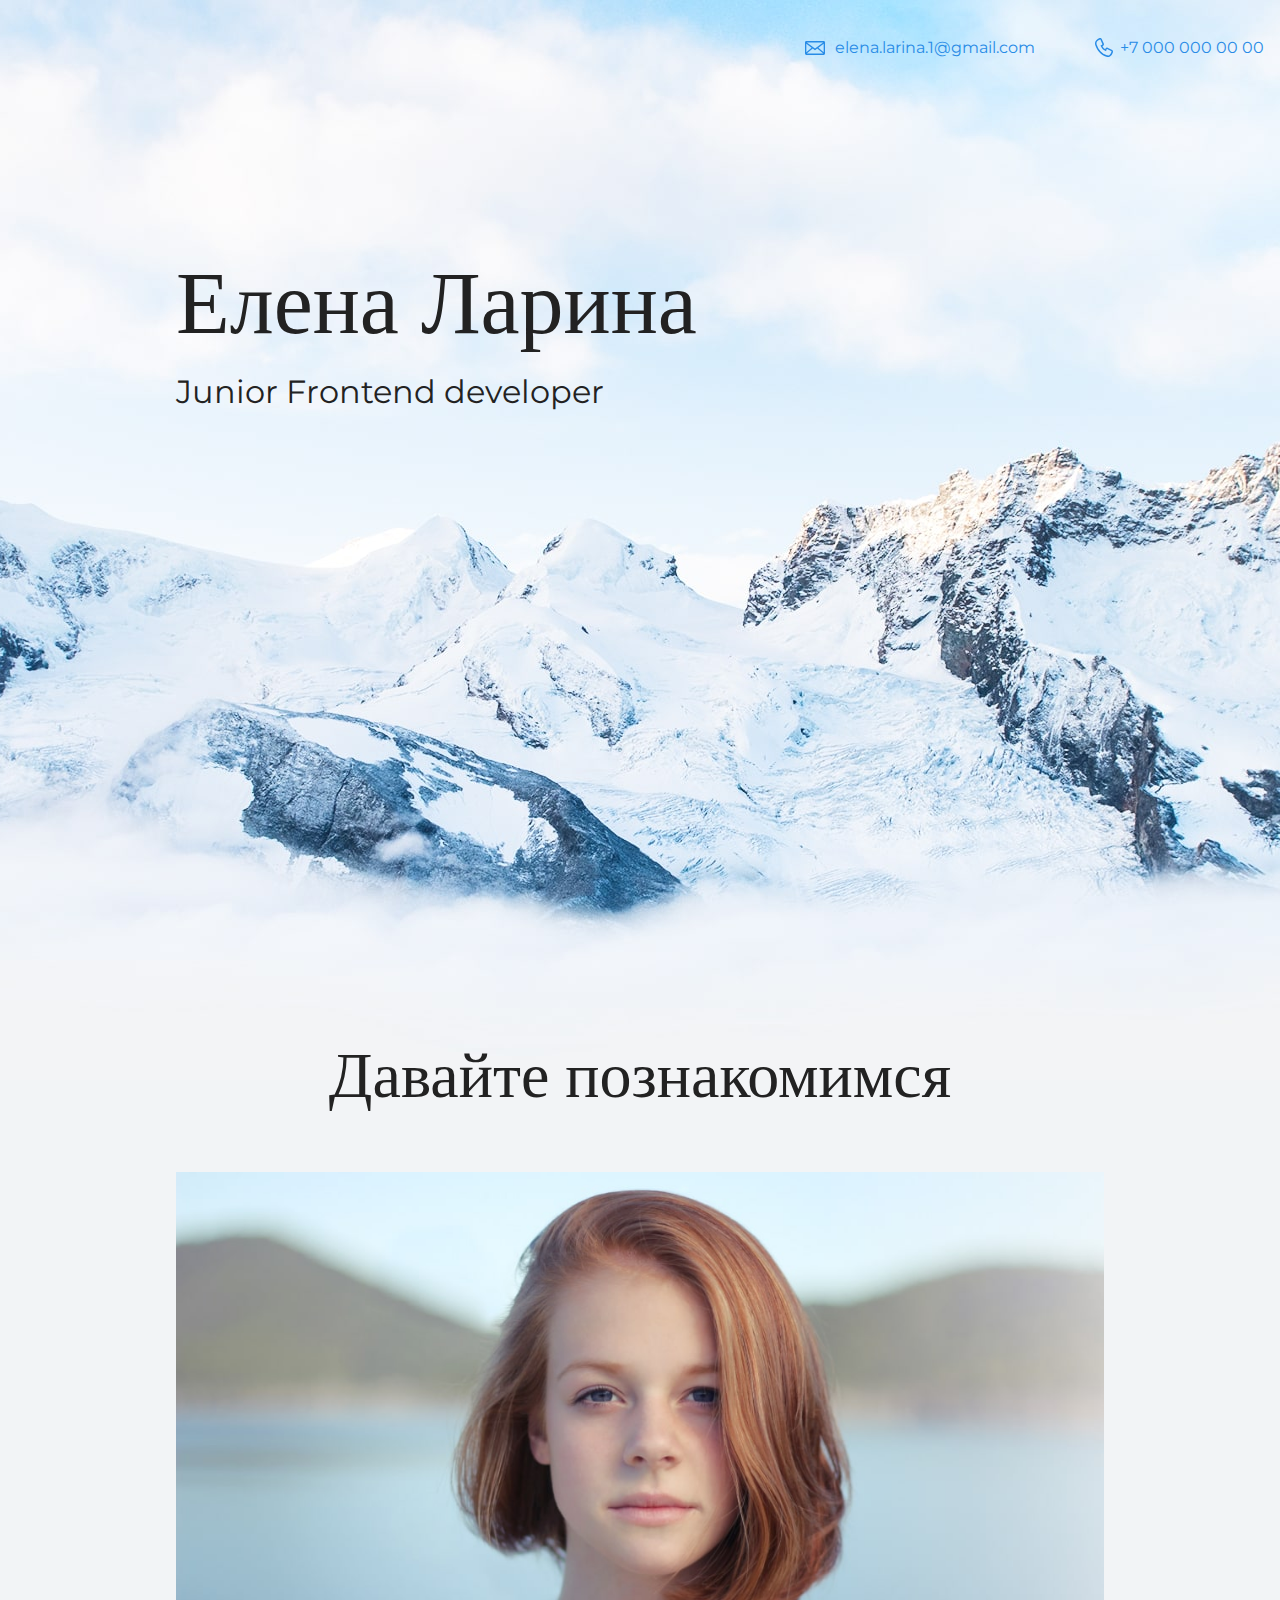
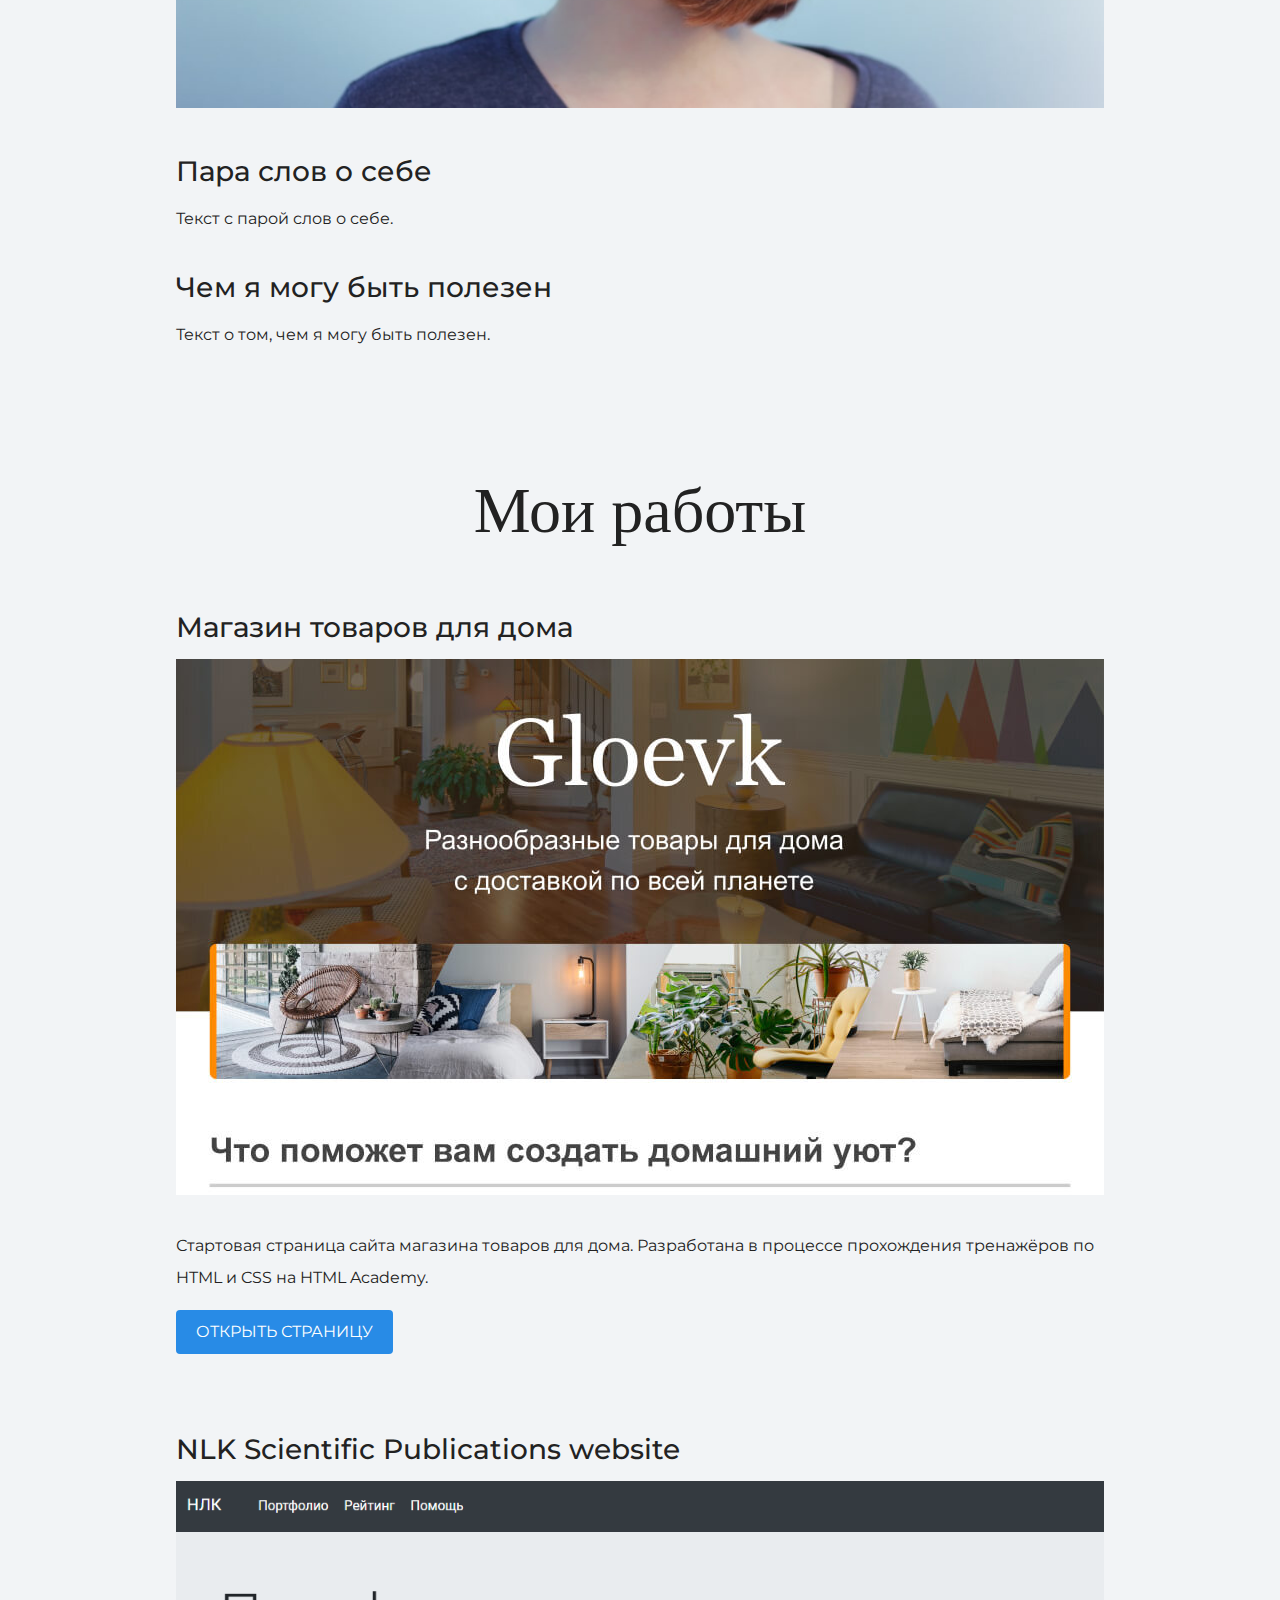
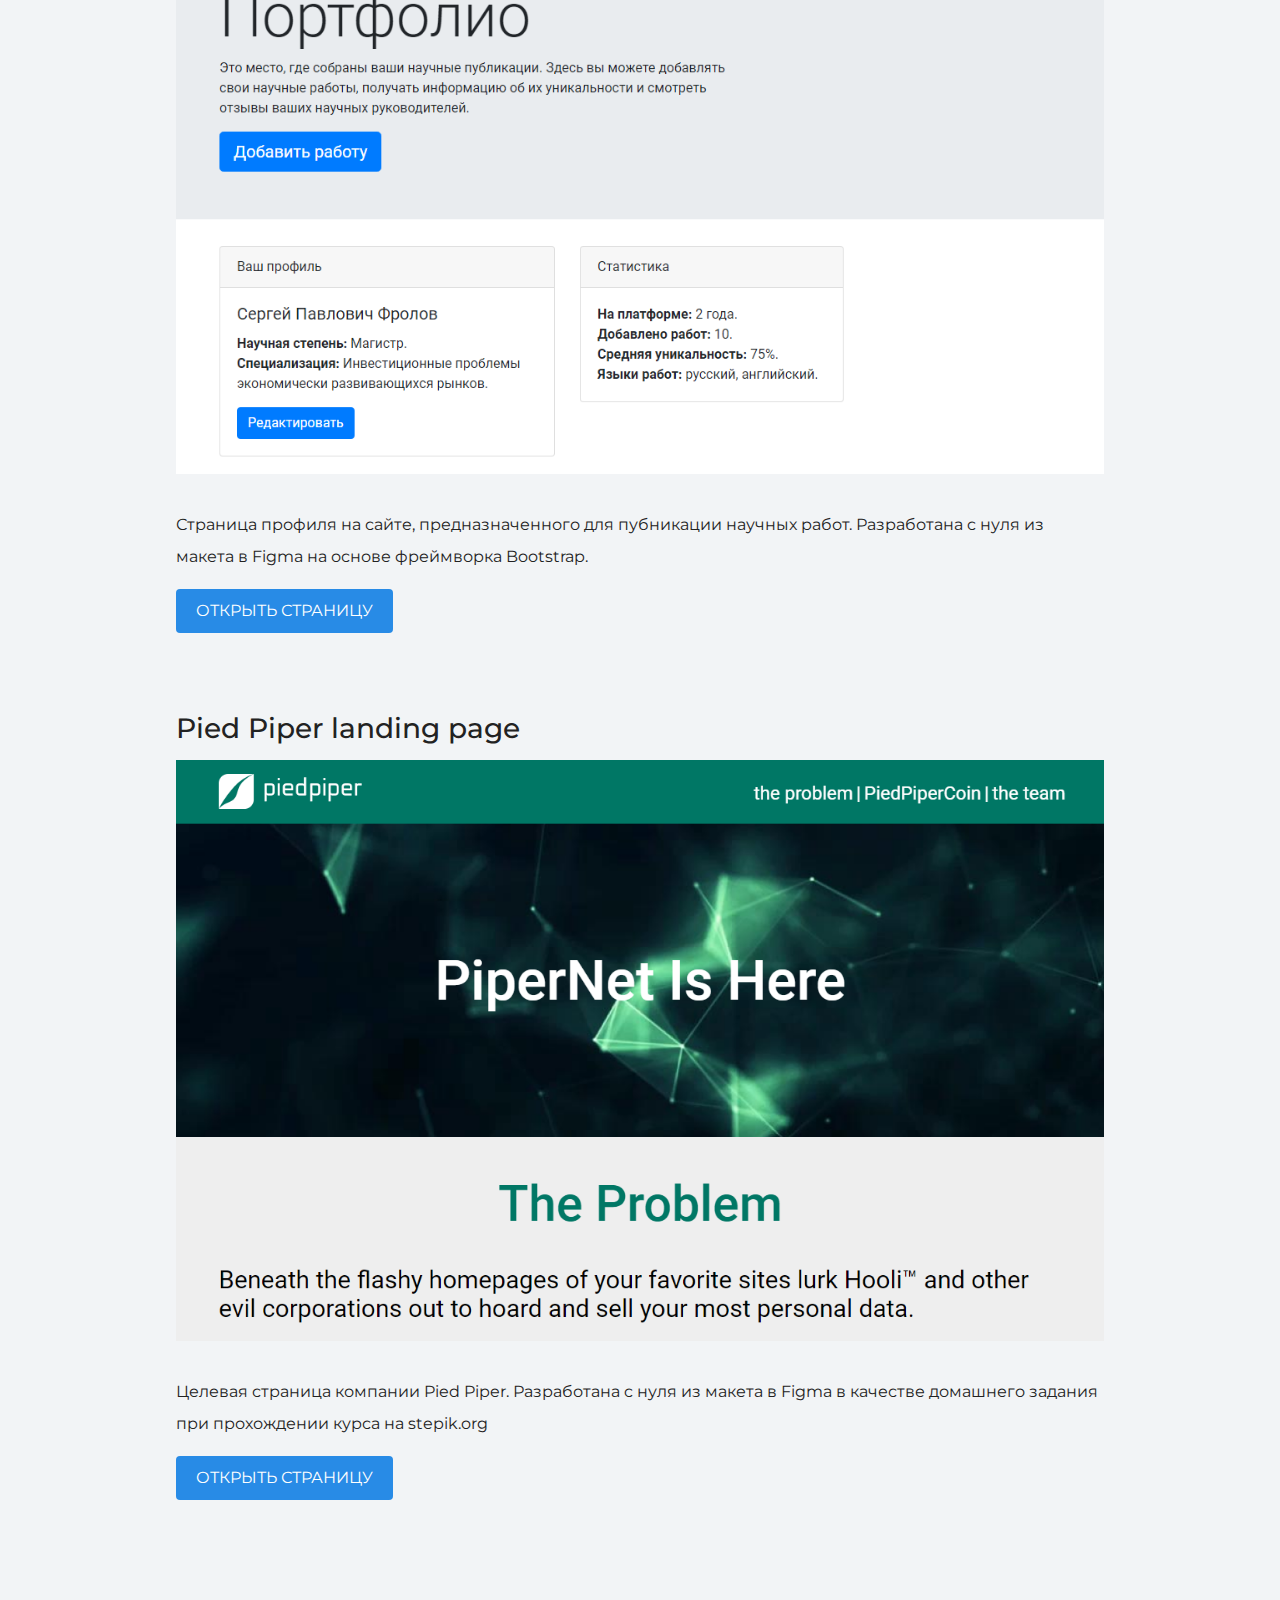
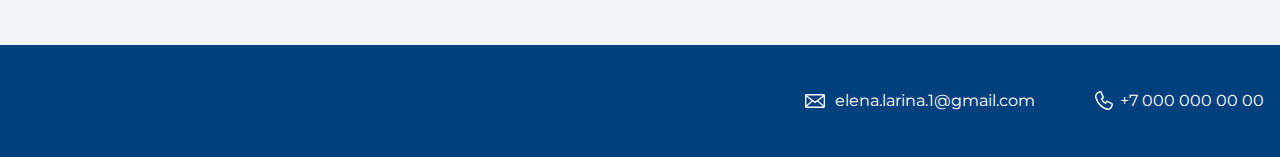
<file: index.html>
<!DOCTYPE html>
<html lang="ru">
  <head>
    <meta charset="UTF-8">
    <link rel="stylesheet" href="style.css">
    <title>Портфолио Junior-верстальщик</title>
    <link href="https://fonts.googleapis.com/css?family=Montserrat:400,500,700|Old+Standard+TT&display=swap&subset=cyrillic" rel="stylesheet">
  </head>

  <body>
    <header class="page-header">
      <div class="container">
        <a class="header-email" href="mailto:elena.larina.1@gmail.com">elena.larina.1@gmail.com</a>
        <a class="header-phone" href="tel:+70000000000">+7 000 000 00 00</a>
      <div>
    </header>

    <div class="container">
    <section class="hero-image">
      <h1 class="heading">Елена Ларина</h1>
      <p>Junior Frontend developer</p>
    </section>
  </div>
  <div class="container">
    <section class="intro">
      <h2 class="subheading">Давайте познакомимся</h2>
      <figure class="user-image">
        <img src="files/user.jpg" width="928" height="536" alt="Фотография Неопознанного Енота">
      </figure>
      <h3>Пара слов о себе</h3>
      <p>
        Текст с парой слов о себе.
      </p>
      <h3>Чем я могу быть полезен</h3>
      <p>Текст о том, чем я могу быть полезен.</p>
    </section>
  </div>
  <div class="container">
    <section class="portfolio">
      <h2 class="subheading">Мои работы</h2>
      <div class="project">
        <h3>Магазин товаров для дома</h3>
        <figure class="project-image">
          <img src="files/project.jpg" width="928" height="536" alt="Cайт магазина товаров для дома">
        </figure>
        <p>Стартовая страница сайта магазина товаров для дома. Разработана в процессе прохождения тренажёров по HTML и CSS на HTML Academy.</p>
        <a class="button" href="source/project/index.html">Открыть страницу</a>
      </div>
      <div class="project">
        <h3>NLK Scientific Publications website</h3>
        <figure class="project-image">
          <img src="files/nlk.PNG" width="928" alt="Cайт магазина товаров для дома">
        </figure>
        <p>Страница профиля на сайте, предназначенного для пубникации научных работ. Разработана c нуля из макета в Figma на основе фреймворка Bootstrap.</p>
        <a class="button" href="source/project2/index.html">Открыть страницу</a>
      </div>
      <div class="project">
        <h3>Pied Piper landing page</h3>
        <figure class="project-image">
          <img src="files/pied_piper_project.PNG" width="928" alt="Cайт магазина товаров для дома">
        </figure>
        <p>Целевая страница компании Pied Piper. Разработана c нуля из макета в Figma в качестве домашнего задания при прохождении курса на stepik.org</p>
        <a class="button" href="source/project1/index.html">Открыть страницу</a>
      </div>
    </section>
  </div>
    <footer class="page-footer">
      <div class="container">
        <a class="footer-email" href="mailto:elena.larina.1@gmail.com">elena.larina.1@gmail.com</a>
        <a class="footer-phone"href="tel:+7000000000">+7 000 000 00 00 </a>
      </div>
    </footer>
  </body>
</html>
</file>
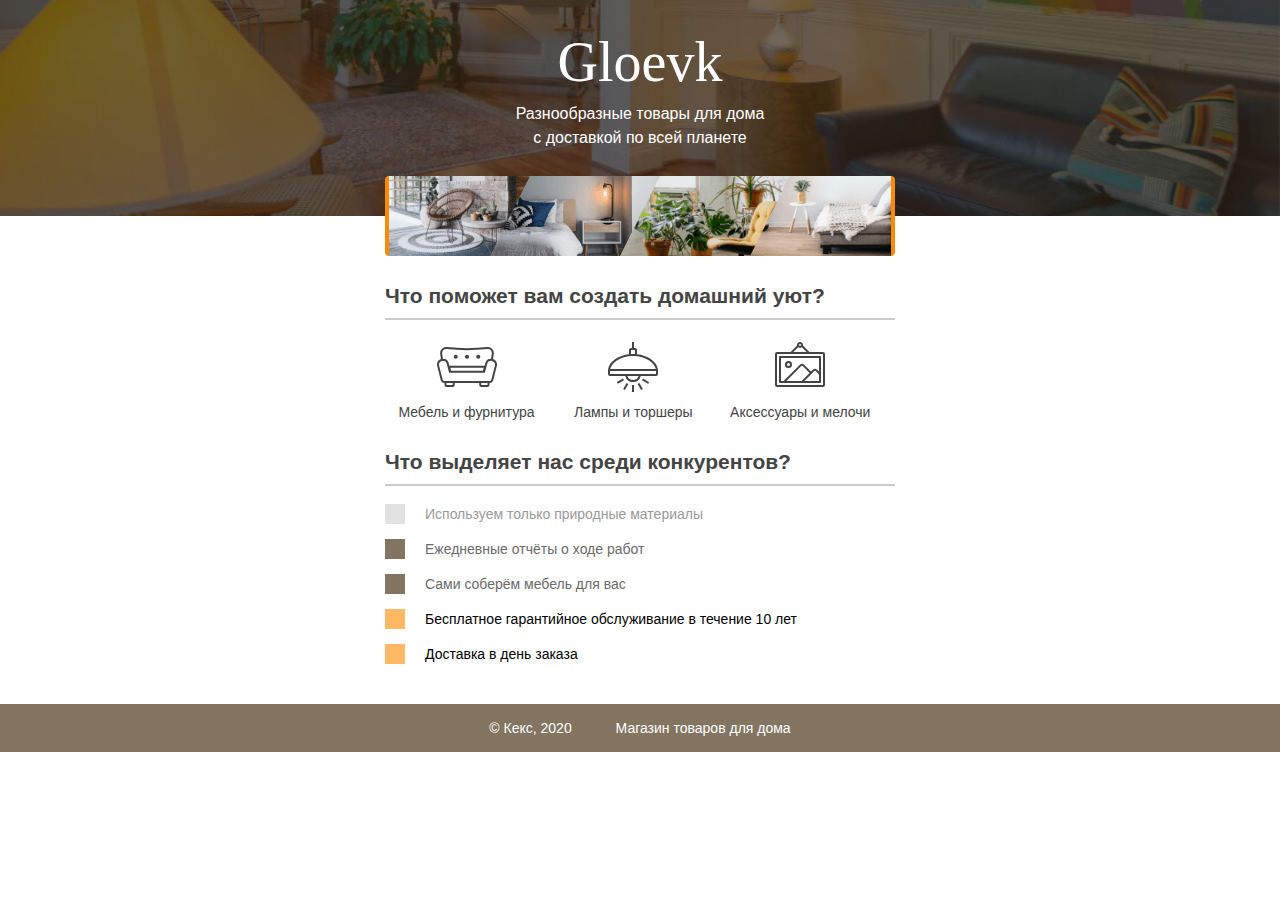
<file: source/project/index.html>
<!DOCTYPE html>
<html lang="ru">
  <head>
    <meta charset="utf-8">
    <title>Магазин товаров для дома</title>
    <link rel="stylesheet" href="style.css">
  </head>
  <body>
    <header class="site-header">
      <div class="container">
        <h1>Gloevk</h1>
        <p>Разнообразные товары для дома с доставкой по всей планете</p>
        <img src="img/gloevk-examples.png" width="510" height="80" alt="Примеры интерьеров">
      </div>
    </header>

    <section class="features">
      <h2>Что поможет вам создать домашний уют?</h2>
      <p class="feature-furniture">Мебель и фурнитура</p>
      <p class="feature-lighting">Лампы и торшеры</p>
      <p class="feature-accessories">Аксессуары и мелочи</p>
    </section>

    <section class="advantages">
      <h2>Что выделяет нас среди конкурентов?</h2>
      <ul class="advantages-list">
        <li class="advantages-item">Используем только природные материалы</li>
        <li class="advantages-item standard">Ежедневные отчёты о ходе работ</li>
        <li class="advantages-item standard">Сами соберём мебель для вас</li>
        <li class="advantages-item vip">Бесплатное гарантийное обслуживание в течение 10 лет</li>
        <li class="advantages-item vip">Доставка в день заказа</li>
      </ul>
    </section>

    <footer class="site-footer">
      <div class="container">
        <p>© Кекс, 2020</p>
        <p>Магазин товаров для дома</p>
      </div>
    </footer>
  </body>
</html>
</file>
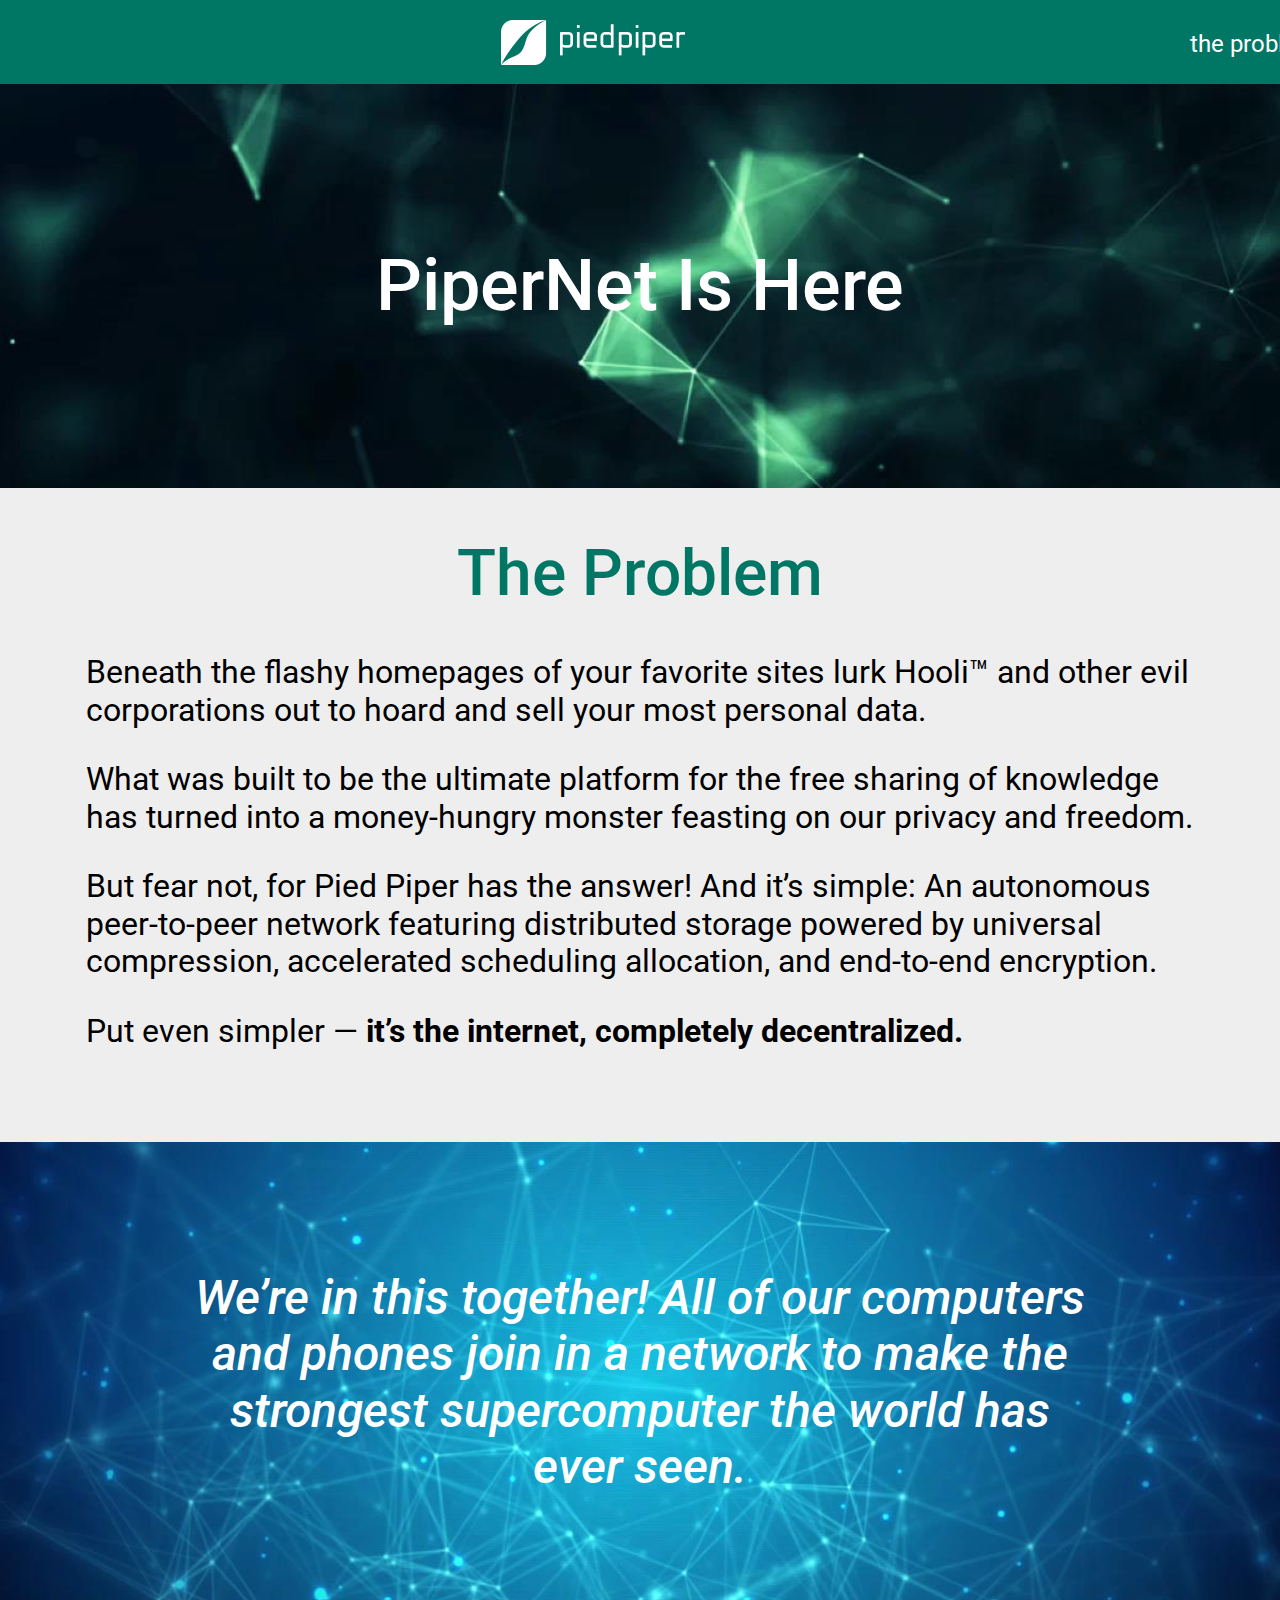
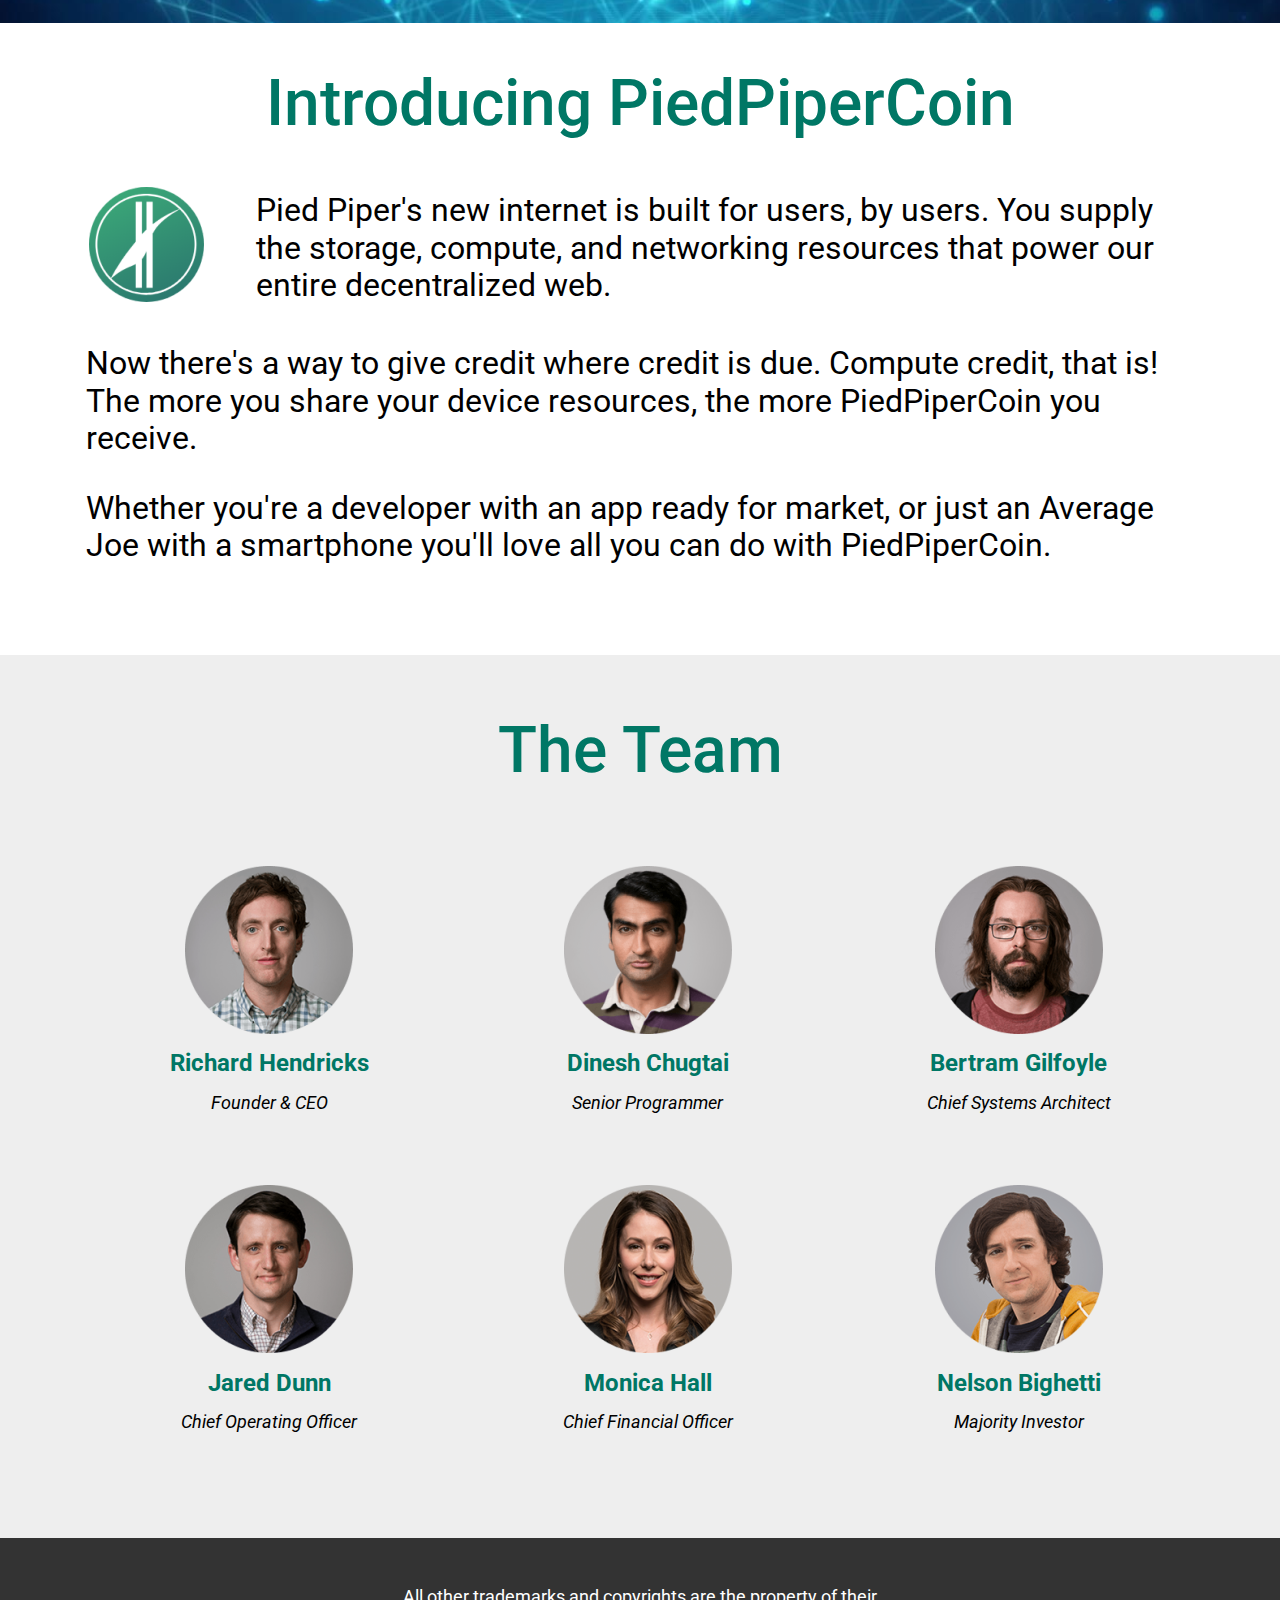
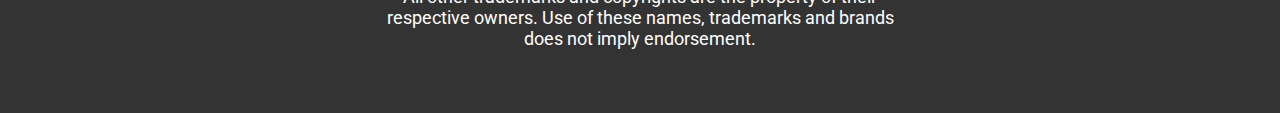
<file: source/project1/index.html>
<!DOCTYPE html>
<html lang="eng">
  <head>
    <meta charset="utf-8">
    <link rel="preconnect" href="https://fonts.gstatic.com">
    <link href="https://fonts.googleapis.com/css2?family=Roboto:wght@400;500&display=swap" rel="stylesheet">
    <link rel="stylesheet" href="normalize.css">
    <link rel="stylesheet" href="style_wide.css" media="(min-width: 1220px)">
    <link rel="stylesheet" href="style.css" media="(max-width: 1219px)">

  </head>
  <body>
    <header id="header">
      <div class="header">
        <a href="#header"><img src="img/Vector_0.png" class="logo0"></a>
        <a href="#header"><img src="img/Vector_1.png" class="logo"></a>
        <table>
          <tbody>
            <tr>
              <td nowrap><a class="nav" href="#problem">the problem</a></td>
              <td nowrap>|</td>
              <td nowrap><a class="nav" href="#PiedPiperCoin">PiedPiperCoin</a></td>
              <td nowrap>|</td>
              <td nowrap><a class="nav" href="#team">the team</a></td>
            </tr>
          </tbody>
        </table>
      </div>
    </header>
    <main>
      <section class="first_section">
        <div class="container">
          <div class="message">
            PiperNet Is Here
          </div>
        </div>
      </section>
      <section class="second_section">
        <div class="container">
          <div id="problem" class="the_problem">
            <h1>The Problem</h1>
          </div>
          <div class="message">
            <p>
              Beneath the flashy homepages of your favorite sites lurk Hooli™
              and other evil corporations out to hoard and sell your most personal data.
            </p>
            <p>
              What was built to be the ultimate platform for the free sharing of knowledge has turned
              into a money-hungry monster feasting on our privacy and freedom.
            </p>
            <p>
              But fear not, for Pied Piper has the answer! And it’s simple:
              An autonomous peer-to-peer network featuring distributed storage powered by universal compression,
              accelerated scheduling allocation, and end-to-end encryption.
            </p>
            <p>
              Put even simpler — <b>it’s the internet, completely decentralized.</b>
            </p>
          </div>
        </div>
      </section>
      <section class="third_section">
        <div class="container">
          <div class="message">
            We’re in this together! All of our computers and phones join in a network to make the strongest supercomputer the world has ever seen.
          </div>
        </div>
      </section>
      <section class="fourth_section">
        <div class="container">
          <div class="message">
            <h1 id="PiedPiperCoin">Introducing PiedPiperCoin</h1>
            <table>
                <tbody>
                  <tr>
                    <td><img src="img/PPC_Logo.png" class="ppc_logo"></td>
                    <td>Pied Piper's new internet is built for users, by users.
                        You supply the storage, compute, and networking resources that power our entire decentralized web.</td>
                  </tr>
                <tbody>
              </caption>
            </table>
            <p>
              Now there's a way to give credit where credit is due. Compute credit, that is!
              The more you share your device resources, the more PiedPiperCoin you receive.
            </p>
            <p>
              Whether you're a developer with an app ready for market,
              or just an Average Joe with a smartphone you'll love all you can do with PiedPiperCoin.
            </p>
          </div>
        </div>
      </section>
      <section class="fifth_section">
        <div class="container">
          <div class="message">
            <h1 id="team">The Team</h1>
            <table class="team">
              <tbody>
                <tr>
                  <td nowrap>
                    <figure>
                      <img src="img/photo_1.png" class="photo">
                      <figcaption>
                        <span class="name">Richard Hendricks</span><br>
                        <span class="post">Founder & CEO</span>
                      </figcaption>
                    </figure>
                  </td>
                  <td nowrap>
                    <figure>
                      <img src="img/photo_2.png" class="photo">
                      <figcaption>
                        <span class="name">Dinesh Chugtai</span><br>
                        <span class="post">Senior Programmer</span>
                      </figcaption>
                    </figure>
                  </td>
                  <td nowrap>
                    <figure>
                      <img src="img/photo_3.png" class="photo">
                      <figcaption>
                        <span class="name">Bertram Gilfoyle</span><br>
                        <span class="post">Chief Systems Architect</span>
                      </figcaption>
                    </figure>
                  </td>
                </tr>
                <tr>
                  <td nowrap>
                    <figure>
                      <img src="img/photo_4.png" class="photo">
                      <figcaption>
                        <span class="name">Jared Dunn</span><br>
                        <span class="post">Chief Operating Officer</span>
                      </figcaption>
                    </figure>
                  </td>
                  <td nowrap>
                    <figure>
                      <img src="img/photo_5.png" class="photo">
                      <figcaption>
                        <span class="name">Monica Hall</span><br>
                        <span class="post">Chief Financial Officer</span>
                      </figcaption>
                    </figure>
                  </td nowrap>
                  <td>
                    <figure>
                      <img src="img/photo_6.png" class="photo">
                      <figcaption>
                        <span class="name">Nelson Bighetti</span><br>
                        <span class="post">Majority Investor</span>
                      </figcaption>
                    </figure>
                  </td>
                </tr>
              </tbody>
            </table>
          </div>
        </div>
      </section>
    </main>
    <footer>
      <div class="container">
        <div class="message">
          All other trademarks and copyrights are the property of their respective owners.
          Use of these names, trademarks and brands does not imply endorsement.
        </div>
      </div>
    </footer>
  </body>
</html>
</file>
<file: style.css>
body {
  margin: 0;
  min-width: 960px;
  font-family: "Montserrat", "Helvetica", "Arial", sans-serif;
  font-size: 16px;
  line-height: 32px;
  color: #222222;
  background-color: #f2f4f6;
  background-image: url("img/hero-bg.jpg");
  background-repeat: no-repeat;
  background-position: top center;
}

.container {
  max-width: 928px;
  margin: 0 auto;
  padding: 0 16px;
}

.page-header {
  margin: 0 0 160px;
  padding: 32px 0 32px;
}

.page-header .container,
.page-footer .container {
  max-width: 1408px;
  text-align: right;
}

.page-header a {
  margin-left: 56px;
  color: #288be6;
  text-decoration: none;
  background-repeat: no-repeat;
  background-position: left;
}

.header-email {
  padding-left: 30px;
  background-image: url("img/icon-email-header.svg");
}

.header-phone {
  padding-left: 25px;
  background-image: url("img/icon-phone-header.svg");
}

.hero-image {
  margin-bottom: 620px;
}

.hero-image .container {
  max-width: 1408px;
  text-align: center;
}

.heading {
  margin: 0 0 16px;
  font-family: "Old Standard TT", "Times", "Times New Roman", serif;
  font-size: 88px;
  line-height: 96px;
  font-weight: 400;
}

.hero-image p {
  margin: 0;
  font-size: 32px;
  line-height: 48px;
}

.intro {
  margin: 0 0 120px;
}

.subheading {
  margin: 0 0 56px;
  font-family: "Old Standard TT", "Times", "Times New Roman", serif;
  font-size: 64px;
  line-height: 80px;
  font-weight: 400;
  text-align: center;
}

.user-image {
  margin: 0 0 32px;
  text-align: center;
}

.intro h3,
.portfolio h3 {
  margin: 0 0 12px;
  font-size: 28px;
  line-height: 40px;
  font-weight: 500;
}

.intro p {
  margin: 0 0 32px;
}

.skills-list {
  margin: 0;
  padding: 0;
}

.skills-list dt {
  padding-left: 32px;
  background-repeat: no-repeat;
  background-position: left;
}

.skill-html {
  background-image: url("img/icon-html.svg");
}

.skill-css {
  background-image: url("img/icon-css.svg");
}

.level {
  margin: 4px 0 16px;
  padding: 0;
  height: 14px;
  font-size: 0;
  background-color: #ffffff;
  border: 1px solid #86c3fa;
  border-radius: 8px;
}

.level div {
  margin: 1px;
  height: 12px;
  background-color: #288be6;
  border-radius: 6px;
}

.portfolio {
  margin: 0 0 120px;
}

.projects {
  margin: 0;
  padding: 0;
  list-style: none;
}

.projects li {
  margin: 0 0 80px;
}

.project {
  margin-bottom: 50px;
  padding-bottom: 25px;
}

.project-image {
  margin: 0 0 24px;
  text-align: center;
}

.projects p {
  margin: 0 0 24px;
}

.button {
  padding: 6px 20px;
  display: inline-block;
  vertical-align: baseline;
  text-decoration: none;
  text-transform: uppercase;
  border-radius: 4px;
  background-color: #288be6;
  color: #ffffff;
}

.page-footer {
  padding: 40px 0;
  background-color: #00417d;
  color: #ffffff;
}

.page-footer a {
  margin-left: 56px;
  color: inherit;
  text-decoration: none;
  background-repeat: no-repeat;
  background-position: left;
}

.footer-email {
  padding-left: 30px;
  background-image: url("img/icon-email-footer.svg");
}

.footer-phone {
  padding-left: 25px;
  background-image: url("img/icon-phone-footer.svg");
}
</file>
<file: source/project/style.css>
body {
  margin: 0;
  padding: 0;
  font-family: "Arial", sans-serif;
  font-size: 14px;
  line-height: 20px;
  color: #444444;
}

h1 {
  width: 255px;
  margin: 0 auto 8px;
  font-family: "Georgia", serif;
  text-align: center;
  font-weight: normal;
  font-size: 56px;
  line-height: 64px;
}

h2 {
  border-bottom: 2px solid #cccccc;
  padding-bottom: 12px;
}

.container {
  width: 510px;
  margin: 0 auto;
  padding: 0 20px;
}

.site-header {
  min-width: 550px;
  height: 186px;
  margin-bottom: 70px;
  padding-top: 30px;
  background: #847462 no-repeat center url("img/gloevk-bg.jpg");
  background-size: cover;
  color: #ffffff;
}

.site-header p {
  width: 255px;
  margin: 0 auto 26px;
  text-align: center;
  font-size: 16px;
  line-height: 24px; 
}

.site-header img {
  display: block;
  margin: 0 auto;
}

.features {
  width: 510px;
  margin: 0 auto 30px;
  padding: 0 20px;
}

.features p {
  display: inline-block;
  vertical-align: top;
  width: 30%;
  margin: 0 5px;
  background-repeat: no-repeat;
  background-position: center top;
  text-align: center;
}

.feature-furniture {
  padding-top: 65px;
  background-image: url("img/furniture.svg");
}

.feature-lighting {
  padding-top: 65px;
  background-image: url("img/lighting.svg");
}

.feature-accessories {
  padding-top: 65px;
  background-image: url("img/accessories.svg");
}

.advantages {
  width: 510px;
  margin: 0 auto 40px;
  padding: 0 20px;
}

.advantages-list {
  padding: 0;
  list-style: none;  
}

.advantages-item {
  margin-bottom: 15px;
  padding-left: 20px;
  border-left: 20px solid #e2e2e2;
  color: #999999;
}

.standard {
  border-color: #847462;
  color: #6a6a6a;
}

.vip {
  border-color: #ffb864;
  color: #000000;
}

.site-footer {
  min-width: 550px;
  background-color: #847462;
  color: #ffffff;
}

.site-footer .container {
  text-align: center;
}

.site-footer p {
  display: inline-block;
  vertical-align: middle;
  padding: 0 20px;
}
</file>
<file: source/project1/style_wide.css>
body {
  font-family: Roboto, sans-serif;
}

h1 {
     font-size: 64px;
     line-height: 75px;
     font-weight: 500;
     text-align: center;
     color: #007765;
}

.header {
  position: fixed;
  background-color: #007765;
  margin: auto;
  background-size: cover;
  height: 84px;
  z-index: 1;
}

.nav {
  font-size: 24px;
  font-weight: 400;
  color: white;
  text-decoration: none;
}

.logo0 {
  position: absolute;
  padding-right: 0px;
  padding-left: 501px;
  padding-top: 20px;
  padding-bottom: 19px;
  margin-right: 0px;
  margin-left: 0px;
  width: 44.99px;
  height: 44.96px;
}

.logo {
  position: absolute;
  padding-left: 501px;
  padding-top: 20px;
  padding-bottom: 19px;
  margin-left: 0px;
  width: 184px;
  height: 45px;
}

header table {
  /*position: fixed;*/
  display: inline-block;
  padding-left: 1187px;
  padding-right: 400px;
  padding-top: 28px;
  padding-bottom: 26px;
  font-size: 24px;
  font-weight: 400;
  color: white;
}

.first_section {
  /*position: relative;*/
  padding-top: 244px;
  padding-bottom: 160px;
  background-image: url('img/image_0_small.png');
  background-size: cover;
  background-position: center;
}

.first_section .container {
  box-sizing: border-box;
  max-width: 1219px;
  margin-left: auto;
  margin-right: auto;
  padding-left: 0;
  padding-right: 0;
}

.first_section .message {
  font-size: 72px;
  line-height: 84.38px;
  font-weight: 500;
  text-align: center;
  color: #ffffff;
}

.second_section {
  padding-top: 5px;
  padding-bottom: 60px;
  background-color: #eeeeee;
  background-size: cover;
  background-position: center;
}

.second_section .container {
  box-sizing: border-box;
  max-width: 1219px;
  margin-left: auto;
  margin-right: auto;
  padding-left: 55px;
  padding-right: 55px;
}

.second_section .message {
  font-size: 32px;
  font-weight: 400;
  line-height: 37.5px;
  text-align: left;
}

.third_section {
  padding-top: 128px;
  padding-bottom: 128px;
  background-image: url('img/image_1_small.png');
  background-size: cover;
  background-position: center;
  color: white;
}

.third_section .container {
  box-sizing: border-box;
  max-width: 1219px;
  margin-left: auto;
  margin-right: auto;
  padding-left: 163px;
  padding-right: 163px;
}

.third_section .message {
  font-style: italic;
  font-weight: 500;
  font-size: 48px;
  line-height: 56.25px;
  text-align: center;
  color: #ffffff;
}

.fourth_section{
  padding-bottom: 58px;
  background-color: #ffffff;
  background-size: cover;
  backgroung-position: center;
}

.fourth_section .container {
  box-sizing: border-box;
  max-width: 1219px;
  margin-left: auto;
  margin-right: auto;
  padding-left: 55px;
  padding-right: 55px;
}

.fourth_section table, .fourth_section .message {
  font-size: 32px;
  font-weight: 400;
  line-height: 37.5px;
  text-align: left;
}

.ppc_logo {
  width: 115px;
  height: 115px;
  padding-right: 48px;
}

.fifth_section{
  padding-top: 15px;
  padding-bottom: 58px;
  background-color: #eeeeee;
  background-size: cover;
  backgroung-position: center;
}

.fourth_section .container {
  box-sizing: border-box;
  max-width: 1219px;
  margin-left: auto;
  margin-right: auto;
  padding-left: 55px;
  padding-right: 55px;
}

.fifth_section .message {
  font-size: 32px;
  font-weight: 400;
  line-height: 37.5px;
  text-align: center;
}

table .photo {
  width: 168px;
  height: 168px;
}

table.team {
  display: inline-block;
}

.name {
  font-size: 24px;
  line-height: 28.13px;
  font-weight: 700;
  color: #007765;
}

.post {
  font-style: italic;
  font-size: 18px;
  line-height: 21.09px;
  font-weight: 400;
}

figure {
  padding-left: 55px;
  padding-right: 55px;
}

footer {
  padding-top: 48px;
  padding-bottom: 64px;
  background-color: #333333;
  background-size: cover;
  backgroung-position: center;
}

footer .container {
  box-sizing: border-box;
  max-width: 1219px;
  margin-left: auto;
  margin-right: auto;
  padding-left: 340px;
  padding-right: 340px;
}

footer .message {
  font-size: 18px;
  font-weight: 400;
  line-height: 21.09px;
  text-align: center;
  color: #ffffff;
}
</file>
<file: source/project1/style.css>
body {
  font-family: Roboto, sans-serif;
}

h1 {
     font-size: 64px;
     line-height: 75px;
     font-weight: 500;
     text-align: center;
     color: #007765;
}

.header {
  position: fixed;
  background-color: #007765;
  margin: auto;
  background-size: cover;
  width: 1219px;
  height: 84px;
  z-index: 1;
}

.nav {
  font-size: 24px;
  font-weight: 400;
  color: white;
  text-decoration: none;
}

.logo0 {
  position: absolute;
  padding-right: 0px;
  padding-left: 55px;
  padding-top: 20px;
  padding-bottom: 19px;
  margin-right: 0px;
  margin-left: 0px;
  width: 44.99px;
  height: 44.96px;
}

.logo {
  position: absolute;
  padding-left: 55px;
  padding-top: 20px;
  padding-bottom: 19px;
  margin-left: 0px;
  width: 184px;
  height: 45px;
}

header table {
  /*position: fixed;*/
  display: inline-block;
  padding-left: 741px;
  padding-right: 55px;
  padding-top: 28px;
  padding-bottom: 26px;
  font-size: 24px;
  font-weight: 400;
  color: white;
}

.first_section {
  /*position: relative;*/
  padding-top: 244px;
  padding-bottom: 160px;
  background-image: url('img/image_0_small.png');
  background-size: cover;
  background-position: center;
}

.first_section .container {
  box-sizing: border-box;
  max-width: 1219px;
  margin-left: auto;
  margin-right: auto;
  padding-left: 0;
  padding-right: 0;
}

.first_section .message {
  font-size: 72px;
  line-height: 84.38px;
  font-weight: 500;
  text-align: center;
  color: #ffffff;
}

.second_section {
  padding-top: 5px;
  padding-bottom: 60px;
  background-color: #eeeeee;
  background-size: cover;
  background-position: center;
}

.second_section .container {
  box-sizing: border-box;
  max-width: 1219px;
  margin-left: auto;
  margin-right: auto;
  padding-left: 55px;
  padding-right: 55px;
}

.second_section .message {
  font-size: 32px;
  font-weight: 400;
  line-height: 37.5px;
  text-align: left;
}

.third_section {
  padding-top: 128px;
  padding-bottom: 128px;
  background-image: url('img/image_1_small.png');
  background-size: cover;
  background-position: center;
  color: white;
}

.third_section .container {
  box-sizing: border-box;
  max-width: 1219px;
  margin-left: auto;
  margin-right: auto;
  padding-left: 163px;
  padding-right: 163px;
}

.third_section .message {
  font-style: italic;
  font-weight: 500;
  font-size: 48px;
  line-height: 56.25px;
  text-align: center;
  color: #ffffff;
}

.fourth_section{
  padding-bottom: 58px;
  background-color: #ffffff;
  background-size: cover;
  backgroung-position: center;
}

.fourth_section .container {
  box-sizing: border-box;
  max-width: 1219px;
  margin-left: auto;
  margin-right: auto;
  padding-left: 55px;
  padding-right: 55px;
}

.fourth_section table, .fourth_section .message {
  font-size: 32px;
  font-weight: 400;
  line-height: 37.5px;
  text-align: left;
}

.ppc_logo {
  width: 115px;
  height: 115px;
  padding-right: 48px;
}

.fifth_section{
  padding-top: 15px;
  padding-bottom: 58px;
  background-color: #eeeeee;
  background-size: cover;
  backgroung-position: center;
}

.fourth_section .container {
  box-sizing: border-box;
  max-width: 1219px;
  margin-left: auto;
  margin-right: auto;
  padding-left: 55px;
  padding-right: 55px;
}

.fifth_section .message {
  font-size: 32px;
  font-weight: 400;
  line-height: 37.5px;
  text-align: center;
}

table .photo {
  width: 168px;
  height: 168px;
}

.name {
  font-size: 24px;
  line-height: 28.13px;
  font-weight: 700;
  color: #007765;
}

.post {
  font-style: italic;
  font-size: 18px;
  line-height: 21.09px;
  font-weight: 400;
}

figure {
  padding-left: 55px;
  padding-right: 55px;
}

footer {
  padding-top: 48px;
  padding-bottom: 64px;
  background-color: #333333;
  background-size: cover;
  backgroung-position: center;
}

footer .container {
  box-sizing: border-box;
  max-width: 1219px;
  margin-left: auto;
  margin-right: auto;
  padding-left: 340px;
  padding-right: 340px;
}

footer .message {
  font-size: 18px;
  font-weight: 400;
  line-height: 21.09px;
  text-align: center;
  color: #ffffff;
}
</file>
